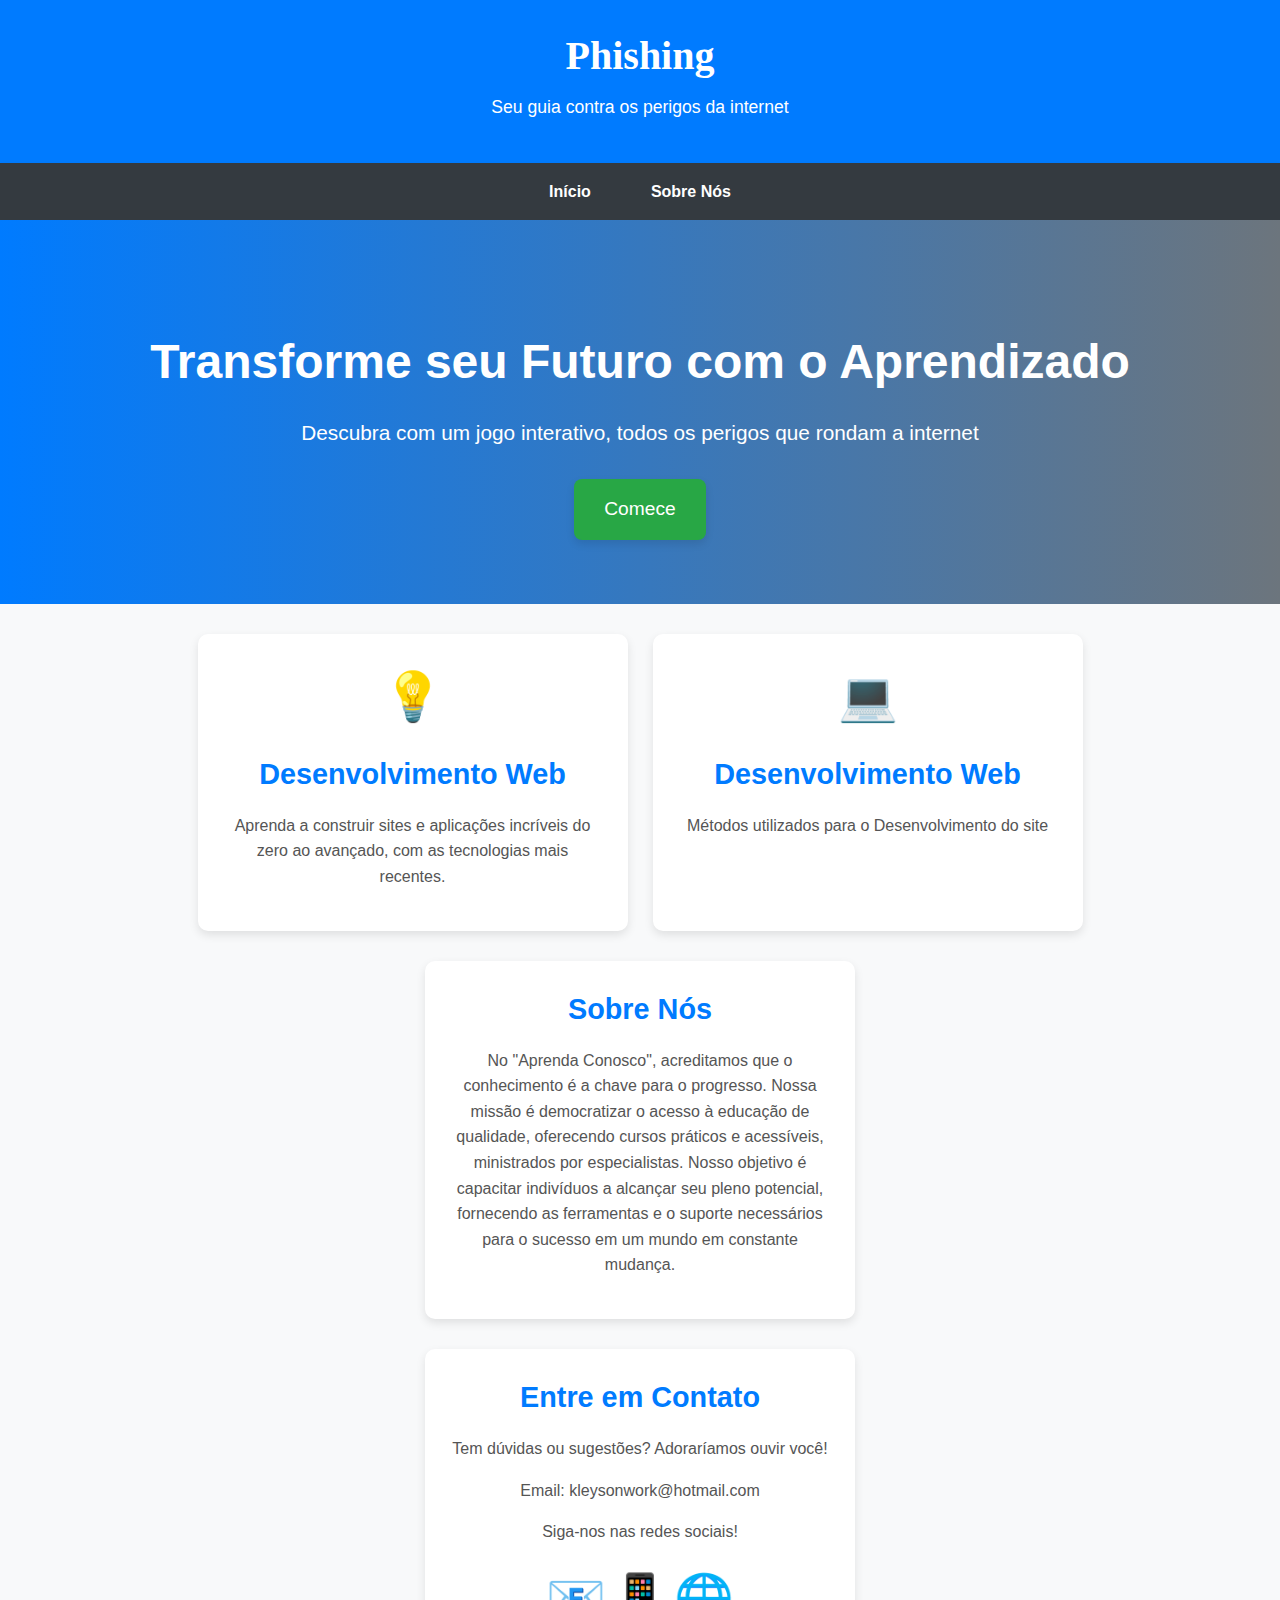
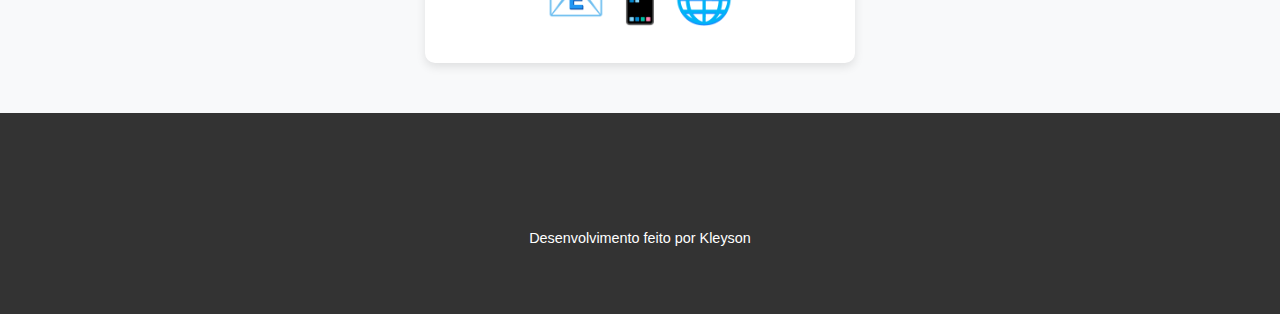
<file: index.html>
<!DOCTYPE html>
<html lang="pt-BR">

<head>
    <meta charset="UTF-8">
    <meta name="viewport" content="width=device-width, initial-scale=1.0">
    <link rel="icon" href="pastaimagens/imagens de phishing/fotomago2.png" type="image/png">

    <title>Aprenda Conosco - Seu Caminho para o Conhecimento</title>
    <style>
        :root {
            --cor-primaria: #007BFF;
            --cor-secundaria: #28A745;
            --cor-texto: #333;
            --cor-fundo: #f8f9fa;
            --cor-claro: #fff;
            --sombra-leve: rgba(0, 0, 0, 0.1);
        }

        body {
            font-family: 'Segoe UI', Tahoma, Geneva, Verdana, sans-serif;
            margin: 0;
            padding: 0;
            background-color: var(--cor-fundo);
            color: var(--cor-texto);
            line-height: 1.6;
        }

        header {
            background-color: var(--cor-primaria);
            color: var(--cor-claro);
            padding: 1.5rem 0;
            text-align: center;
            box-shadow: 0 2px 5px var(--sombra-leve);
        }

        header h1 {
            font-family: 'Times New Roman', Times, serif;
            margin: 0;
            font-size: 2.5rem;
        }

        header p {
            font-size: 1.1rem;
            margin-top: 5px;
        }

        nav {
            background-color: #343a40;
            padding: 1rem 0;
            text-align: center;
            box-shadow: 0 2px 5px var(--sombra-leve);
        }

        nav ul {
            list-style: none;
            padding: 0;
            margin: 0;
            display: flex;
            justify-content: center;
            flex-wrap: wrap;
        }

        nav ul li {
            margin: 0 15px;
        }

        nav ul li a {
            color: var(--cor-claro);
            text-decoration: none;
            font-weight: bold;
            font-size: 1rem;
            padding: 8px 15px;
            border-radius: 5px;
            transition: background-color 0.3s ease;
        }

        nav ul li a:hover {
            background-color: var(--cor-primaria);
        }

        .hero {
            background: linear-gradient(to right, var(--cor-primaria), #6c757d);
            color: var(--cor-claro);
            text-align: center;
            padding: 4rem 20px;
            animation: fadeIn 1s ease-out;
        }

        .hero h2 {
            font-size: 3rem;
            margin-bottom: 15px;
        }

        .hero p {
            font-size: 1.3rem;
            max-width: 800px;
            margin: 0 auto 30px auto;
        }

        .cta-button {
            display: inline-block;
            background-color: var(--cor-secundaria);
            color: var(--cor-claro);
            padding: 15px 30px;
            font-size: 1.2rem;
            text-decoration: none;
            border-radius: 8px;
            transition: background-color 0.3s ease, transform 0.2s ease;
            box-shadow: 0 4px 8px var(--sombra-leve);
        }

        .cta-button:hover {
            background-color: #218838;
            transform: translateY(-3px);
        }

        .container {
            max-width: 1200px;
            margin: 30px auto;
            padding: 0 20px;
            display: flex;
            flex-wrap: wrap;
            gap: 25px;
            justify-content: center;
        }

        .card {
            background-color: var(--cor-claro);
            border-radius: 10px;
            box-shadow: 0 4px 10px var(--sombra-leve);
            padding: 25px;
            flex: 1;
            min-width: 280px;
            max-width: 380px;
            text-align: center;
            transition: transform 0.3s ease, box-shadow 0.3s ease;
        }

        .card:hover {
            transform: translateY(-5px);
            box-shadow: 0 6px 15px var(--sombra-leve);
        }

        .card h3 {
            color: var(--cor-primaria);
            font-size: 1.8rem;
            margin-top: 0;
            margin-bottom: 15px;
        }

        .card p {
            font-size: 1rem;
            color: #555;
        }

        .card .icon {
            font-size: 3rem;
            color: var(--cor-secundaria);
            margin-bottom: 15px;
        }

        footer {
            background-color: var(--cor-texto);
            color: var(--cor-claro);
            text-align: center;
            padding: 2rem 0;
            margin-top: 50px;
        }

        footer p {
            margin: 0;
            font-size: 0.9rem;
        }

        @keyframes fadeIn {
            from {
                opacity: 0;
                transform: translateY(20px);
            }

            to {
                opacity: 1;
                transform: translateY(0);
            }
        }

        @media (max-width: 768px) {
            header h1 {
                font-size: 2rem;
                font-family: 'Lucida Sans', 'Lucida Sans Regular', 'Lucida Grande', 'Lucida Sans Unicode', Geneva, Verdana, sans-serif;

            }

            .hero h2 {
                font-size: 2.2rem;
            }

            .hero p {
                font-size: 1rem;
            }

            nav ul {
                flex-direction: column;
                gap: 10px;
            }

            nav ul li {
                margin: 0;
            }

            .container {
                flex-direction: column;
                align-items: center;
                padding: 0 15px;
            }

            .card {
                max-width: 90%;
                margin-bottom: 20px;
            }

            .cta-button {
                font-size: 1rem;
                padding: 12px 25px;
            }
        }

        @media (max-width: 480px) {
            header h1 {
                font-size: 1.8rem;
            }

            nav ul li a {
                font-size: 0.9rem;
                padding: 6px 10px;
            }

            .hero {
                padding: 3rem 15px;
            }

            .hero h2 {
                font-size: 1.8rem;
            }
        }
    </style>
</head>

<body>
    <header>
        <h1>Phishing</h1>
        <p>Seu guia contra os perigos da internet</p>
    </header>

    <nav>
        <ul>
            <li><a href="#inicio">Início</a></li>
            <li><a href="sobrenos.html">Sobre Nós</a></li>
        </ul>
    </nav>

    <main>
        <section id="inicio" class="hero">
            <h2>Transforme seu Futuro com o Aprendizado</h2>
            <p>Descubra com um jogo interativo, todos os perigos que rondam a internet</p>
            <a href="jogo.html" class="cta-button">Comece</a>
        </section>

        <section id="cursos" class="container">
            <div class="card">
                <div class="icon">💡</div>
                <h3>Desenvolvimento Web</h3>
                <p>Aprenda a construir sites e aplicações incríveis do zero ao avançado, com as tecnologias mais
                    recentes.</p>
            </div>
            <div class="card">
                <div class="icon">💻</div>
                <h3>Desenvolvimento Web</h3>
                <p>Métodos utilizados para o Desenvolvimento do site</p>
                <div>
                    <a href="desenvolvimento.html"></a>
                </div>
            </div>
        </section>

        <section id="sobre" class="container">
            <div class="card" style="flex: 1 1 100%;">
                <h3>Sobre Nós</h3>
                <p>No "Aprenda Conosco", acreditamos que o conhecimento é a chave para o progresso. Nossa missão é
                    democratizar o acesso à educação de qualidade, oferecendo cursos práticos e acessíveis, ministrados
                    por especialistas. Nosso objetivo é capacitar indivíduos a alcançar seu pleno potencial, fornecendo
                    as ferramentas e o suporte necessários para o sucesso em um mundo em constante mudança.</p>
            </div>
        </section>

       <section id="contato" class="container">
            <div class="card" style="flex: 1 1 100%;">
                <h3>Entre em Contato</h3>
                <p>Tem dúvidas ou sugestões? Adoraríamos ouvir você!</p>
                <p>Email: kleysonwork@hotmail.com</p>
                <p>Siga-nos nas redes sociais!</p>
                <icon class="icon">📧</icon>
                <icon class="icon">📱</icon>
                <icon class="icon">🌐</icon>
                
            </div>
        </section>
    </main>

    <footer>

    </p>
    <footer>
        <p>Desenvolvimento feito por Kleyson</p>
    </footer>
</body>

</html>
</file>
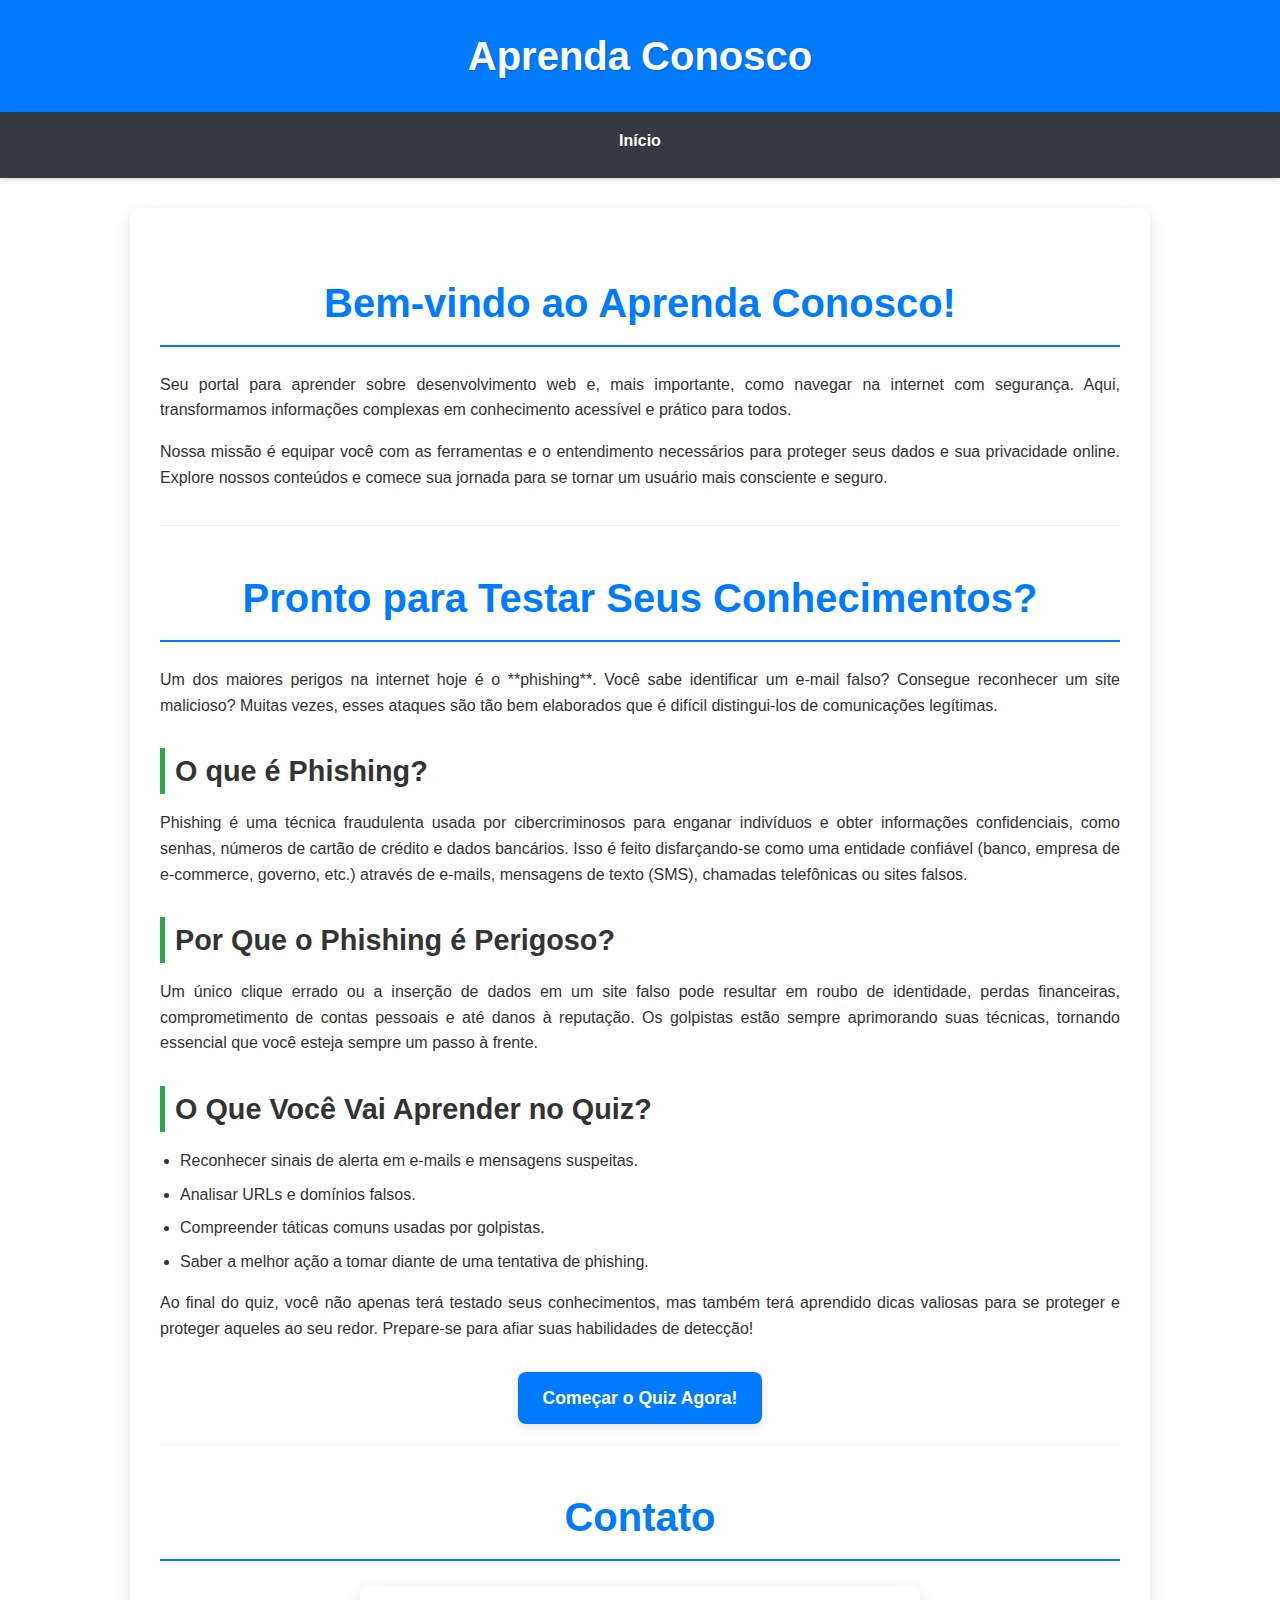
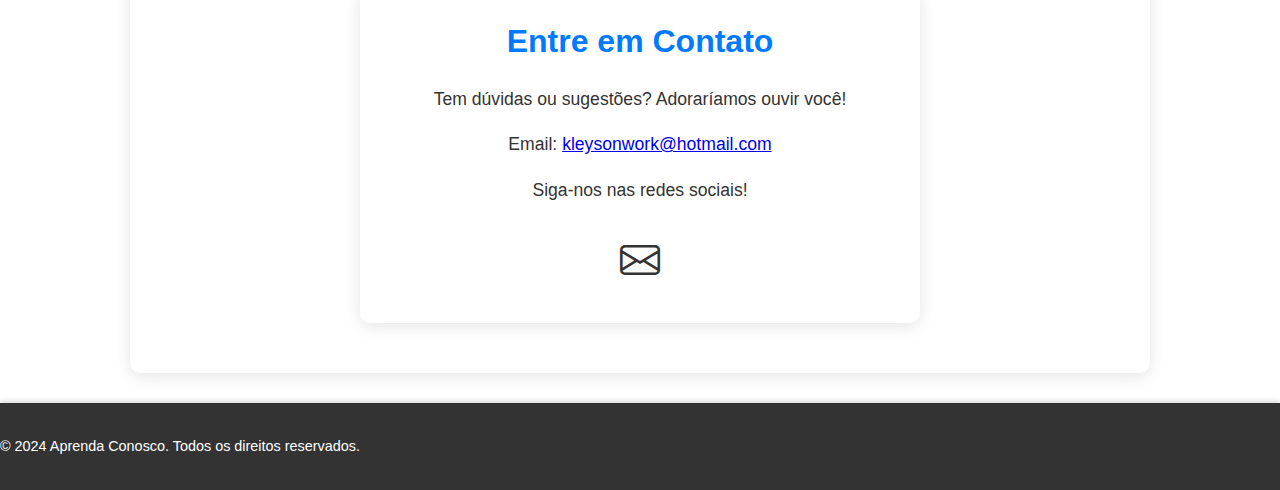
<file: desenvolvimento.html>
<!DOCTYPE html>
<html lang="pt-BR">
<head>
    <meta charset="UTF-8">
    <meta name="viewport" content="width=device-width, initial-scale=1.0">
    <title>desenvolvimento</title>
    <link rel="icon" href="pastaimagens/imagens de phishing/fotomago2.png" type="image/png">
    <link rel="stylesheet" href="https://cdn.jsdelivr.net/npm/bootstrap-icons@1.11.3/font/bootstrap-icons.min.css">

    <style>
        :root {
            --cor-primaria: #007BFF; 
            --cor-secundaria: #28A745; 
            --cor-erro: #DC3545;
            --cor-texto: #333;/
            --cor-fundo: #f8f9fa; 
            --cor-claro: #fff; 
            --sombra-leve: rgba(0, 0, 0, 0.1); 
            --sombra-media: rgba(0, 0, 0, 0.15); 
        }

        body {
            font-family: 'Segoe UI', Tahoma, Geneva, Verdana, sans-serif;
            margin: 0;
            padding: 0;
            background-color: var(--cor-fundo);
            color: var(--cor-texto);
            line-height: 1.6;
            display: flex;
            flex-direction: column;
            min-height: 100vh;
        }

        header {
            background-color: var(--cor-primaria);
            color: var(--cor-claro);
            padding: 1.5rem 0;
            text-align: center;
            box-shadow: 0 2px 5px var(--sombra-media);
        }

        header h1 {
            margin: 0;
            font-size: 2.5rem;
            text-shadow: 1px 1px 2px rgba(0, 0, 0, 0.2);
        }

        nav {
            background-color: #343a40;
            padding: 1rem 0;
            box-shadow: 0 2px 5px var(--sombra-media);
        }

        nav ul {
            list-style-type: none;
            padding: 0;
            margin: 0;
            display: flex;
            justify-content: center;
            flex-wrap: wrap;
            gap: 20px; 
        }

        nav ul li a {
            color: var(--cor-claro);
            text-decoration: none;
            font-weight: bold;
            font-size: 1rem;
            padding: 8px 15px;
            border-radius: 5px;
            transition: background-color 0.3s ease, transform 0.2s ease;
        }

        nav ul li a:hover {
            background-color: var(--cor-primaria);
            transform: translateY(-2px);
        }

        main {
            flex-grow: 1; 
            max-width: 960px; 
            margin: 30px auto; 
            padding: 30px;
            background-color: var(--cor-claro);
            border-radius: 10px;
            box-shadow: 0 4px 15px var(--sombra-leve);
        }

        section {
            margin-bottom: 40px; 
            padding-bottom: 20px;
            border-bottom: 1px solid #eee;
        }

        section:last-of-type { 
            border-bottom: none;
            margin-bottom: 0;
            padding-bottom: 0;
        }

        h2 {
            color: var(--cor-primaria);
            font-size: 2.5rem;
            text-align: center;
            margin-bottom: 25px;
            padding-bottom: 10px;
            border-bottom: 2px solid var(--cor-primaria);
        }

        h3 {
            color: var(--cor-texto);
            font-size: 1.8rem;
            margin-top: 30px;
            margin-bottom: 15px;
            border-left: 5px solid var(--cor-secundaria);
            padding-left: 10px;
        }

        p {
            margin-bottom: 15px;
            text-align: justify;
        }

        ul {
            list-style-type: disc;
            margin-left: 20px;
            margin-bottom: 15px;
            padding-left: 0;
        }

        ul li {
            margin-bottom: 8px;
        }

        .botao-link {
            background-color: var(--cor-primaria);
            color: var(--cor-claro);
            padding: 12px 25px;
            border: none;
            border-radius: 8px;
            font-size: 1.1rem;
            font-weight: bold;
            cursor: pointer;
            text-decoration: none;
            display: inline-block;
            transition: background-color 0.3s ease, transform 0.2s ease, box-shadow 0.2s ease;
            box-shadow: 0 4px 8px var(--sombra-leve);
        }

        .botao-link:hover {
            background-color: #0056b3;
            transform: translateY(-2px);
        }

        .botao-link:active {
            background-color: #004085;
            transform: translateY(0);
            box-shadow: 0 2px 4px var(--sombra-leve);
        }

        .contact-card { 
            background-color: var(--cor-fundo); 
            padding: 30px;
            border-radius: 10px;
            box-shadow: 0 4px 15px var(--sombra-leve);
            margin: 20px auto;
            max-width: 500px;
            text-align: center;
        }

        .contact-card h3 {
            color: var(--cor-primaria);
            margin-top: 0;
            font-size: 2rem; 
            border-left: none; 
            padding-left: 0;
        }

        .contact-card p {
            font-size: 1.1rem;
            text-align: center;
        }

        .contact-icons {
            margin-top: 25px;
            display: flex;
            justify-content: center;
            gap: 25px;
            font-size: 2.5rem; 
        }

        .contact-icons a {
            color: var(--cor-texto);
            text-decoration: none;
            transition: color 0.3s ease, transform 0.2s ease;
        }

        .contact-icons a:hover {
            color: var(--cor-primaria);
            transform: translateY(-4px);
        }

        footer {
            background-color: var(--cor-texto); 
            color: var(--cor-claro);
            text-align: center;
            padding: 2rem 0;
            margin-top: auto;
            box-shadow: 0 -2px 5px var(--sombra-media);
        }

        footer p {
            margin: 0;
            font-size: 0.9rem;
        }

        @media (max-width: 768px) {
            header h1 {
                font-size: 2rem;
            }

            nav ul {
                flex-direction: column;
                gap: 10px;
            }

            nav ul li {
                margin: 0;
            }

            main {
                margin: 20px 15px;
                padding: 20px;
            }

            h2 {
                font-size: 2rem;
            }

            h3 {
                font-size: 1.5rem;
            }

            .botao-link {
                padding: 10px 20px;
                font-size: 1rem;
            }

            .contact-card {
                padding: 20px;
            }

            .contact-icons {
                font-size: 2rem;
                gap: 15px;
            }
        }

        @media (max-width: 480px) {
            header h1 {
                font-size: 1.8rem;
            }

            nav ul li a {
                font-size: 0.9rem;
                padding: 6px 10px;
            }

            h2 {
                font-size: 1.8rem;
            }

            h3 {
                font-size: 1.3rem;
            }

            p {
                font-size: 0.9rem;
            }

            .botao-link {
                padding: 8px 15px;
                font-size: 0.9rem;
            }
        }
    </style>
</head>
<body>
    <header>
        <h1>Aprenda Conosco</h1>
    </header>

    <nav>
        <ul>
            <li><a href="index.html">Início</a></li>
        </ul>
    </nav>

    <main>
        <section id="home">
            <h2>Bem-vindo ao Aprenda Conosco!</h2>
            <p>Seu portal para aprender sobre desenvolvimento web e, mais importante, como navegar na internet com segurança. Aqui, transformamos informações complexas em conhecimento acessível e prático para todos.</p>
            <p>Nossa missão é equipar você com as ferramentas e o entendimento necessários para proteger seus dados e sua privacidade online. Explore nossos conteúdos e comece sua jornada para se tornar um usuário mais consciente e seguro.</p>
        </section>

        <section id="phishing-info">
            <h2>Pronto para Testar Seus Conhecimentos?</h2>
            <p>Um dos maiores perigos na internet hoje é o **phishing**. Você sabe identificar um e-mail falso? Consegue reconhecer um site malicioso? Muitas vezes, esses ataques são tão bem elaborados que é difícil distingui-los de comunicações legítimas.</p>

            <h3>O que é Phishing?</h3>
            <p>Phishing é uma técnica fraudulenta usada por cibercriminosos para enganar indivíduos e obter informações confidenciais, como senhas, números de cartão de crédito e dados bancários. Isso é feito disfarçando-se como uma entidade confiável (banco, empresa de e-commerce, governo, etc.) através de e-mails, mensagens de texto (SMS), chamadas telefônicas ou sites falsos.</p>

            <h3>Por Que o Phishing é Perigoso?</h3>
            <p>Um único clique errado ou a inserção de dados em um site falso pode resultar em roubo de identidade, perdas financeiras, comprometimento de contas pessoais e até danos à reputação. Os golpistas estão sempre aprimorando suas técnicas, tornando essencial que você esteja sempre um passo à frente.</p>

            <h3>O Que Você Vai Aprender no Quiz?</h3>
            <ul>
                <li>Reconhecer sinais de alerta em e-mails e mensagens suspeitas.</li>
                <li>Analisar URLs e domínios falsos.</li>
                <li>Compreender táticas comuns usadas por golpistas.</li>
                <li>Saber a melhor ação a tomar diante de uma tentativa de phishing.</li>
            </ul>
            <p>Ao final do quiz, você não apenas terá testado seus conhecimentos, mas também terá aprendido dicas valiosas para se proteger e proteger aqueles ao seu redor. Prepare-se para afiar suas habilidades de detecção!</p>
            
            <div style="text-align: center; margin-top: 30px;">
                <a href="quiz.html" class="botao-link">Começar o Quiz Agora!</a>
            </div>
        </section>

        <section id="contato">
            <h2>Contato</h2>
            <div class="contact-card">
                <h3>Entre em Contato</h3>
                <p>Tem dúvidas ou sugestões? Adoraríamos ouvir você!</p>
                <p>Email: <a href="mailto:kleysonwork@hotmail.com">kleysonwork@hotmail.com</a></p>
                <p>Siga-nos nas redes sociais!</p>
                <div class="contact-icons">
                    <a href="mailto:kleysonwork@hotmail.com" target="_blank" aria-label="Enviar e-mail">
                        <i class="bi bi-envelope"></i>
                    </a>
                    </div>
            </div>
        </section>
    </main>

    <footer>
        <p>&copy; 2024 Aprenda Conosco. Todos os direitos reservados.</p>
    </footer>

</body>
</html>
</file>
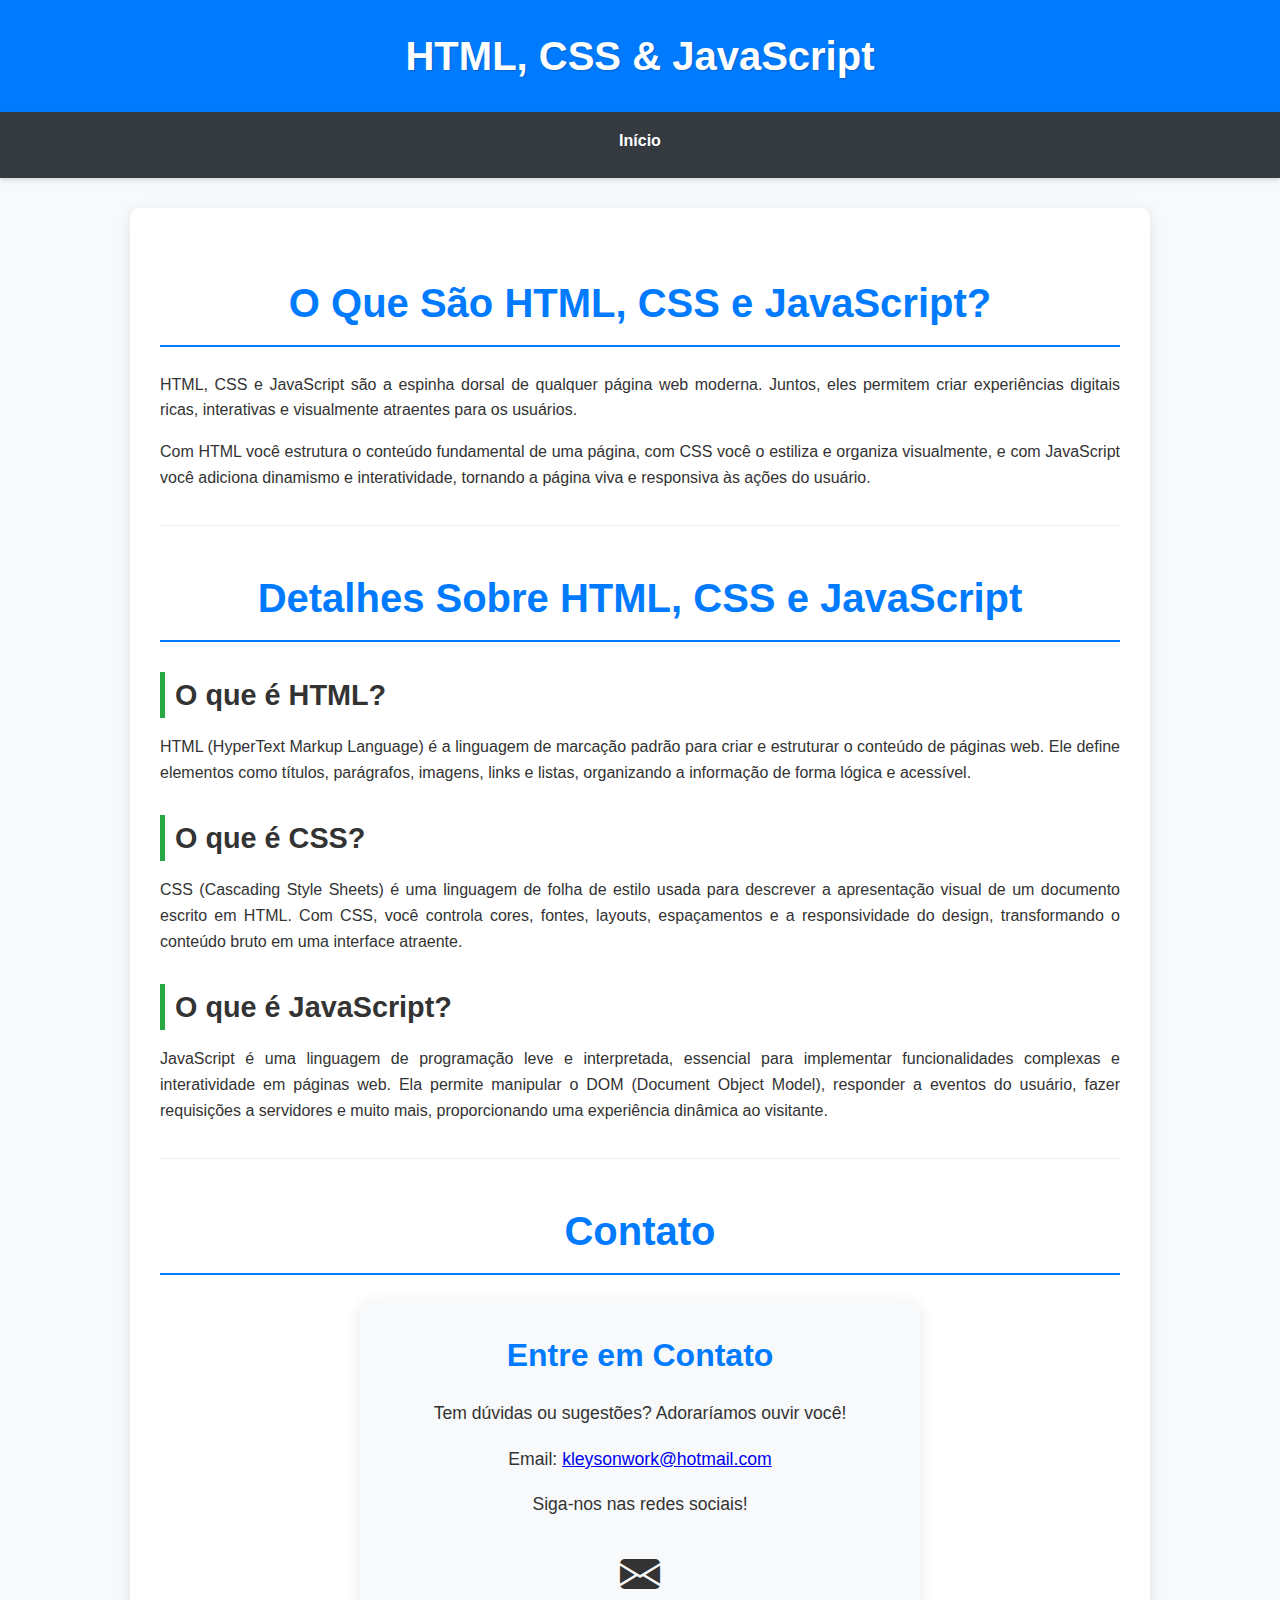
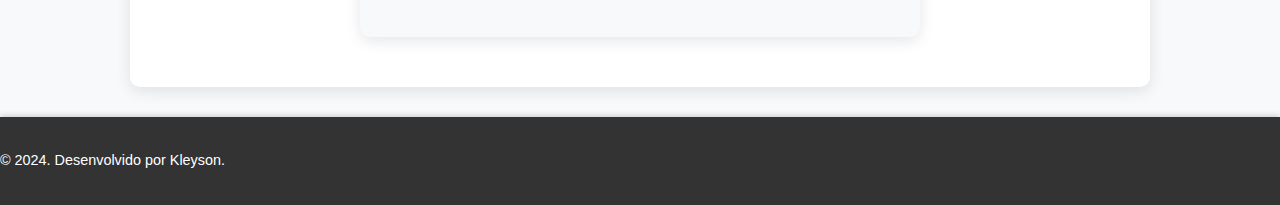
<file: sobre.html>
<!DOCTYPE html>
<html lang="pt-BR">
<head>
    <meta charset="UTF-8">
    <meta name="viewport" content="width=device-width, initial-scale=1.0">
    <title>desenvolvimento</title>
    <link rel="icon" href="pastaimagens/imagens de phishing/fotomago2.png" type="image/png">
    <link rel="stylesheet" href="https://cdn.jsdelivr.net/npm/bootstrap-icons@1.11.3/font/bootstrap-icons.min.css">

    <style>
        :root {
            --cor-primaria: #007BFF; 
            --cor-secundaria: #28A745; 
            --cor-erro: #DC3545;
            --cor-texto: #333;
            --cor-fundo: #f8f9fa; 
            --cor-claro: #fff; 
            --sombra-leve: rgba(0, 0, 0, 0.1); 
            --sombra-media: rgba(0, 0, 0, 0.15); 
        }

        body {
            font-family: 'Segoe UI', Tahoma, Geneva, Verdana, sans-serif;
            margin: 0;
            padding: 0;
            background-color: var(--cor-fundo);
            color: var(--cor-texto);
            line-height: 1.6;
            display: flex;
            flex-direction: column;
            min-height: 100vh;
        }

        header {
            background-color: var(--cor-primaria);
            color: var(--cor-claro);
            padding: 1.5rem 0;
            text-align: center;
            box-shadow: 0 2px 5px var(--sombra-media);
        }

        header h1 {
            margin: 0;
            font-size: 2.5rem;
            text-shadow: 1px 1px 2px rgba(0, 0, 0, 0.2);
        }

        nav {
            background-color: #343a40;
            padding: 1rem 0;
            box-shadow: 0 2px 5px var(--sombra-media);
        }

        nav ul {
            list-style-type: none;
            padding: 0;
            margin: 0;
            display: flex;
            justify-content: center;
            flex-wrap: wrap;
            gap: 20px; 
        }

        nav ul li a {
            color: var(--cor-claro);
            text-decoration: none;
            font-weight: bold;
            font-size: 1rem;
            padding: 8px 15px;
            border-radius: 5px;
            transition: background-color 0.3s ease, transform 0.2s ease;
        }

        nav ul li a:hover {
            background-color: var(--cor-primaria);
            transform: translateY(-2px);
        }

        main {
            flex-grow: 1; 
            max-width: 960px; 
            margin: 30px auto; 
            padding: 30px;
            background-color: var(--cor-claro);
            border-radius: 10px;
            box-shadow: 0 4px 15px var(--sombra-leve);
        }

        section {
            margin-bottom: 40px; 
            padding-bottom: 20px;
            border-bottom: 1px solid #eee;
        }

        section:last-of-type { 
            border-bottom: none;
            margin-bottom: 0;
            padding-bottom: 0;
        }

        h2 {
            color: var(--cor-primaria);
            font-size: 2.5rem;
            text-align: center;
            margin-bottom: 25px;
            padding-bottom: 10px;
            border-bottom: 2px solid var(--cor-primaria);
        }

        h3 {
            color: var(--cor-texto);
            font-size: 1.8rem;
            margin-top: 30px;
            margin-bottom: 15px;
            border-left: 5px solid var(--cor-secundaria);
            padding-left: 10px;
        }

        p {
            margin-bottom: 15px;
            text-align: justify;
        }

        ul {
            list-style-type: disc;
            margin-left: 20px;
            margin-bottom: 15px;
            padding-left: 0;
        }

        ul li {
            margin-bottom: 8px;
        }

        .botao-link {
            background-color: var(--cor-primaria);
            color: var(--cor-claro);
            padding: 12px 25px;
            border: none;
            border-radius: 8px;
            font-size: 1.1rem;
            font-weight: bold;
            cursor: pointer;
            text-decoration: none;
            display: inline-block;
            transition: background-color 0.3s ease, transform 0.2s ease, box-shadow 0.2s ease;
            box-shadow: 0 4px 8px var(--sombra-leve);
        }

        .botao-link:hover {
            background-color: #0056b3;
            transform: translateY(-2px);
        }

        .botao-link:active {
            background-color: #004085;
            transform: translateY(0);
            box-shadow: 0 2px 4px var(--sombra-leve);
        }

        .contact-card { 
            background-color: var(--cor-fundo); 
            padding: 30px;
            border-radius: 10px;
            box-shadow: 0 4px 15px var(--sombra-leve);
            margin: 20px auto;
            max-width: 500px;
            text-align: center;
        }

        .contact-card h3 {
            color: var(--cor-primaria);
            margin-top: 0;
            font-size: 2rem; 
            border-left: none; 
            padding-left: 0;
        }

        .contact-card p {
            font-size: 1.1rem;
            text-align: center;
        }

        .contact-icons {
            margin-top: 25px;
            display: flex;
            justify-content: center;
            gap: 25px;
            font-size: 2.5rem; 
        }

        .contact-icons a {
            color: var(--cor-texto);
            text-decoration: none;
            transition: color 0.3s ease, transform 0.2s ease;
        }

        .contact-icons a:hover {
            color: var(--cor-primaria);
            transform: translateY(-4px);
        }

        footer {
            background-color: var(--cor-texto); 
            color: var(--cor-claro);
            text-align: center;
            padding: 2rem 0;
            margin-top: auto;
            box-shadow: 0 -2px 5px var(--sombra-media);
        }

        footer p {
            margin: 0;
            font-size: 0.9rem;
        }

        @media (max-width: 768px) {
            header h1 {
                font-size: 2rem;
            }

            nav ul {
                flex-direction: column;
                gap: 10px;
            }

            nav ul li {
                margin: 0;
            }

            main {
                margin: 20px 15px;
                padding: 20px;
            }

            h2 {
                font-size: 2rem;
            }

            h3 {
                font-size: 1.5rem;
            }

            .botao-link {
                padding: 10px 20px;
                font-size: 1rem;
            }

            .contact-card {
                padding: 20px;
            }

            .contact-icons {
                font-size: 2rem;
                gap: 15px;
            }
        }

        @media (max-width: 480px) {
            header h1 {
                font-size: 1.8rem;
            }

            nav ul li a {
                font-size: 0.9rem;
                padding: 6px 10px;
            }

            h2 {
                font-size: 1.8rem;
            }

            h3 {
                font-size: 1.3rem;
            }

            p {
                font-size: 0.9rem;
            }

            .botao-link {
                padding: 8px 15px;
                font-size: 0.9rem;
            }
        }
    </style>
</head>
<body>
    <header>
        <h1>HTML, CSS & JavaScript</h1>
    </header>

    <nav>
        <ul>
            <li><a href="index.html">Início</a></li>
        </ul>
    </nav>

    <main>
        <section id="home">
            <h2>O Que São HTML, CSS e JavaScript?</h2>
            <p>HTML, CSS e JavaScript são a espinha dorsal de qualquer página web moderna. Juntos, eles permitem criar experiências digitais ricas, interativas e visualmente atraentes para os usuários.</p>
            <p>Com HTML você estrutura o conteúdo fundamental de uma página, com CSS você o estiliza e organiza visualmente, e com JavaScript você adiciona dinamismo e interatividade, tornando a página viva e responsiva às ações do usuário.</p>
        </section>

        <section id="tec-info">
            <h2>Detalhes Sobre HTML, CSS e JavaScript</h2>
            
            <h3>O que é HTML?</h3>
            <p>HTML (HyperText Markup Language) é a linguagem de marcação padrão para criar e estruturar o conteúdo de páginas web. Ele define elementos como títulos, parágrafos, imagens, links e listas, organizando a informação de forma lógica e acessível.</p>

            <h3>O que é CSS?</h3>
            <p>CSS (Cascading Style Sheets) é uma linguagem de folha de estilo usada para descrever a apresentação visual de um documento escrito em HTML. Com CSS, você controla cores, fontes, layouts, espaçamentos e a responsividade do design, transformando o conteúdo bruto em uma interface atraente.</p>

            <h3>O que é JavaScript?</h3>
            <p>JavaScript é uma linguagem de programação leve e interpretada, essencial para implementar funcionalidades complexas e interatividade em páginas web. Ela permite manipular o DOM (Document Object Model), responder a eventos do usuário, fazer requisições a servidores e muito mais, proporcionando uma experiência dinâmica ao visitante.</p>
        </section>

        <section id="contato">
            <h2>Contato</h2>
            <div class="contact-card">
                <h3>Entre em Contato</h3>
                <p>Tem dúvidas ou sugestões? Adoraríamos ouvir você!</p>
                <p>Email: <a href="#">kleysonwork@hotmail.com</a></p>
                <p>Siga-nos nas redes sociais!</p>
                <div class="contact-icons">
                    <a href="mailto:kleysonwork@hotmail.com" target="_blank" aria-label="Enviar e-mail">
                        <i class="bi bi-envelope-fill"></i>
                    </a>
                </div>
            </div>
        </section>
    </main>

    <footer>
        <p>&copy; 2024. Desenvolvido por Kleyson.</p>
    </footer>

</body>
</html>
</file>
